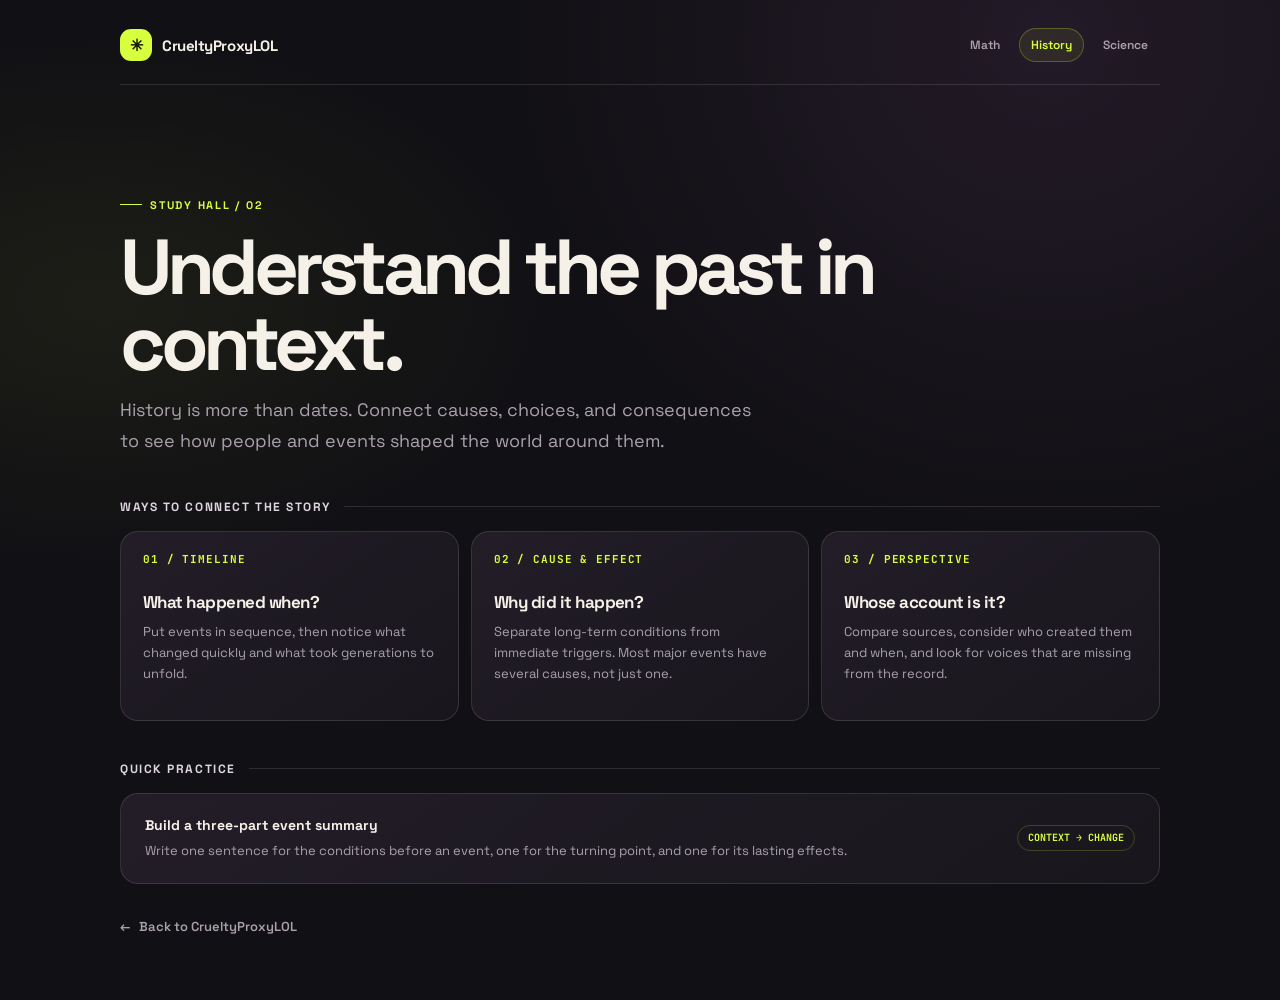
<file: CrueltyProxylol/history.html>
<!doctype html>
<html lang="en">
<head>
    <meta charset="utf-8">
    <meta name="viewport" content="width=device-width, initial-scale=1">
    <meta name="theme-color" content="#111014">
    <title>History Study Hall | CrueltyProxyLOL</title>
    <link rel="preconnect" href="https://fonts.googleapis.com">
    <link href="https://fonts.googleapis.com/css2?family=JetBrains+Mono:wght@400;700&family=Space+Grotesk:wght@400;500;600;700&display=swap" rel="stylesheet">
    <link rel="stylesheet" href="study.css">
</head>
<body>
    <main class="page-shell">
        <header class="topbar">
            <a class="wordmark" href="index.html"><span class="wordmark-mark" aria-hidden="true">✳</span>CrueltyProxyLOL</a>
            <nav class="top-nav" aria-label="Study subjects">
                <a href="math.html">Math</a>
                <a href="history.html" aria-current="page">History</a>
                <a href="science.html">Science</a>
            </nav>
        </header>
        <section class="hero">
            <span class="eyebrow">Study hall / 02</span>
            <h1>Understand the past in context.</h1>
            <p>History is more than dates. Connect causes, choices, and consequences to see how people and events shaped the world around them.</p>
        </section>
        <section aria-labelledby="topics">
            <h2 class="section-heading" id="topics">Ways to connect the story</h2>
            <div class="topic-grid">
                <article class="topic-card"><span class="topic-number">01 / TIMELINE</span><h2>What happened when?</h2><p>Put events in sequence, then notice what changed quickly and what took generations to unfold.</p></article>
                <article class="topic-card"><span class="topic-number">02 / CAUSE &amp; EFFECT</span><h2>Why did it happen?</h2><p>Separate long-term conditions from immediate triggers. Most major events have several causes, not just one.</p></article>
                <article class="topic-card"><span class="topic-number">03 / PERSPECTIVE</span><h2>Whose account is it?</h2><p>Compare sources, consider who created them and when, and look for voices that are missing from the record.</p></article>
            </div>
        </section>
        <section class="practice" aria-labelledby="practice">
            <h2 class="section-heading" id="practice">Quick practice</h2>
            <div class="practice-card">
                <div><strong>Build a three-part event summary</strong><p>Write one sentence for the conditions before an event, one for the turning point, and one for its lasting effects.</p></div>
                <span class="practice-tag">CONTEXT → CHANGE</span>
            </div>
        </section>
        <a class="back-link" href="index.html"><span aria-hidden="true">←</span> Back to CrueltyProxyLOL</a>
    </main>
</body>
</html>
</file>
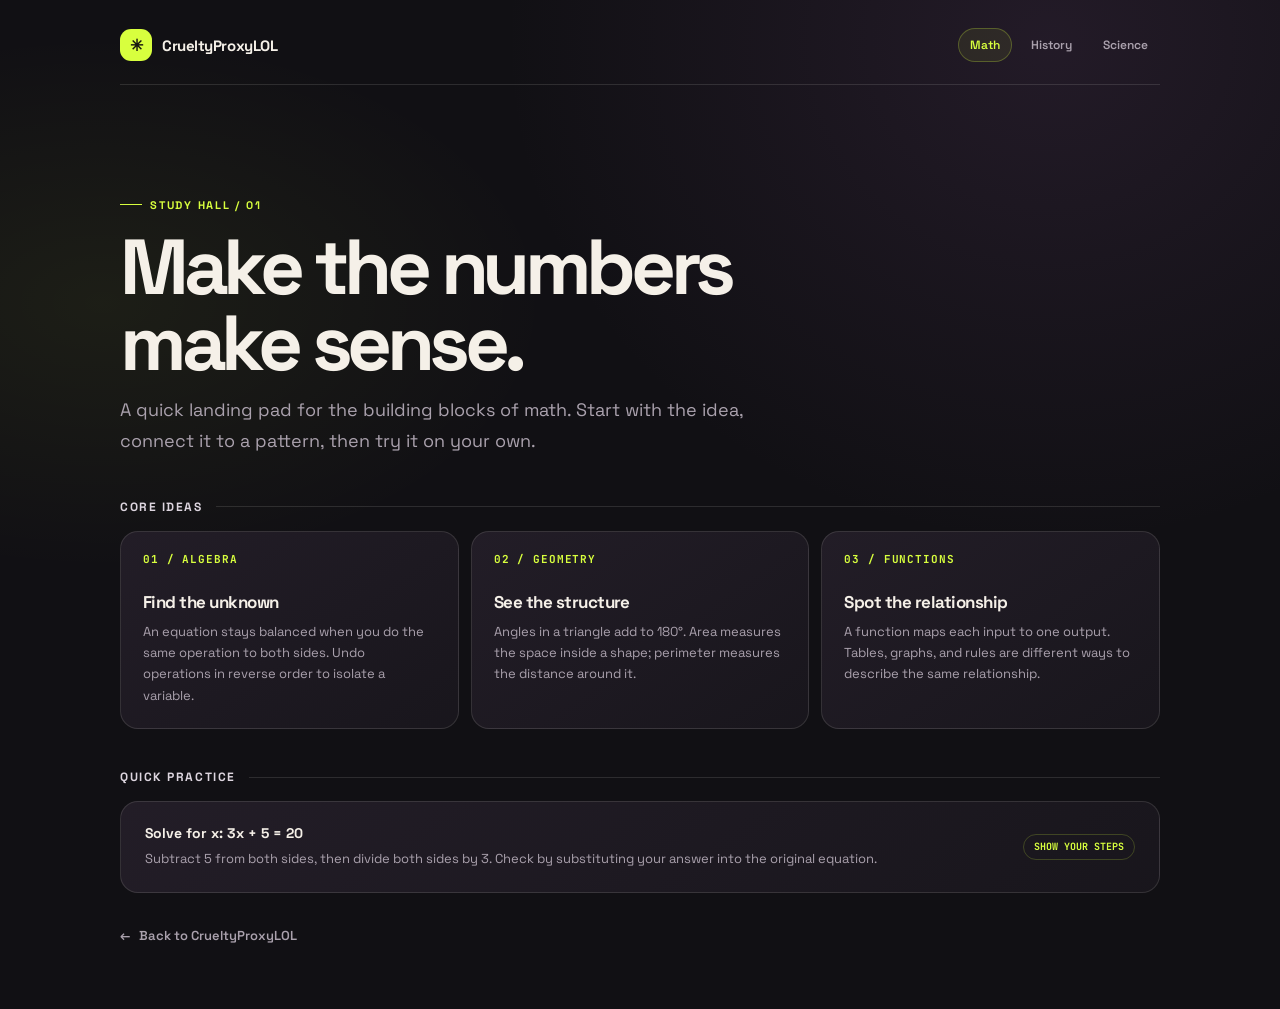
<file: CrueltyProxylol/math.html>
<!doctype html>
<html lang="en">
<head>
    <meta charset="utf-8">
    <meta name="viewport" content="width=device-width, initial-scale=1">
    <meta name="theme-color" content="#111014">
    <title>Math Study Hall | CrueltyProxyLOL</title>
    <link rel="preconnect" href="https://fonts.googleapis.com">
    <link href="https://fonts.googleapis.com/css2?family=JetBrains+Mono:wght@400;700&family=Space+Grotesk:wght@400;500;600;700&display=swap" rel="stylesheet">
    <link rel="stylesheet" href="study.css">
</head>
<body>
    <main class="page-shell">
        <header class="topbar">
            <a class="wordmark" href="index.html"><span class="wordmark-mark" aria-hidden="true">✳</span>CrueltyProxyLOL</a>
            <nav class="top-nav" aria-label="Study subjects">
                <a href="math.html" aria-current="page">Math</a>
                <a href="history.html">History</a>
                <a href="science.html">Science</a>
            </nav>
        </header>
        <section class="hero">
            <span class="eyebrow">Study hall / 01</span>
            <h1>Make the numbers make sense.</h1>
            <p>A quick landing pad for the building blocks of math. Start with the idea, connect it to a pattern, then try it on your own.</p>
        </section>
        <section aria-labelledby="topics">
            <h2 class="section-heading" id="topics">Core ideas</h2>
            <div class="topic-grid">
                <article class="topic-card"><span class="topic-number">01 / ALGEBRA</span><h2>Find the unknown</h2><p>An equation stays balanced when you do the same operation to both sides. Undo operations in reverse order to isolate a variable.</p></article>
                <article class="topic-card"><span class="topic-number">02 / GEOMETRY</span><h2>See the structure</h2><p>Angles in a triangle add to 180°. Area measures the space inside a shape; perimeter measures the distance around it.</p></article>
                <article class="topic-card"><span class="topic-number">03 / FUNCTIONS</span><h2>Spot the relationship</h2><p>A function maps each input to one output. Tables, graphs, and rules are different ways to describe the same relationship.</p></article>
            </div>
        </section>
        <section class="practice" aria-labelledby="practice">
            <h2 class="section-heading" id="practice">Quick practice</h2>
            <div class="practice-card">
                <div><strong>Solve for x: 3x + 5 = 20</strong><p>Subtract 5 from both sides, then divide both sides by 3. Check by substituting your answer into the original equation.</p></div>
                <span class="practice-tag">SHOW YOUR STEPS</span>
            </div>
        </section>
        <a class="back-link" href="index.html"><span aria-hidden="true">←</span> Back to CrueltyProxyLOL</a>
    </main>
</body>
</html>
</file>
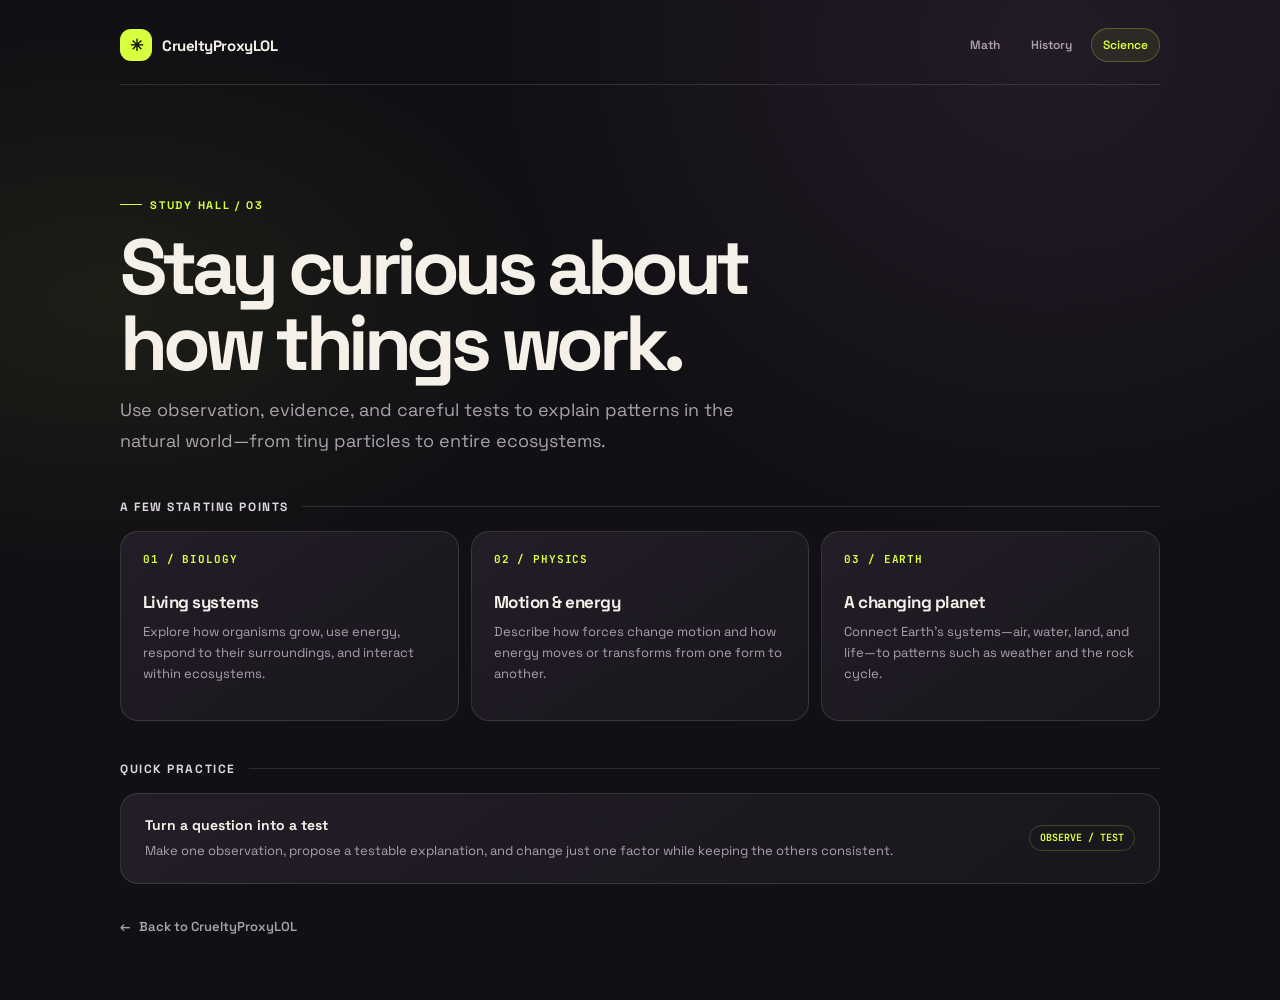
<file: CrueltyProxylol/science.html>
<!doctype html>
<html lang="en">
<head>
    <meta charset="utf-8">
    <meta name="viewport" content="width=device-width, initial-scale=1">
    <meta name="theme-color" content="#111014">
    <title>Science Study Hall | CrueltyProxyLOL</title>
    <link rel="preconnect" href="https://fonts.googleapis.com">
    <link href="https://fonts.googleapis.com/css2?family=JetBrains+Mono:wght@400;700&family=Space+Grotesk:wght@400;500;600;700&display=swap" rel="stylesheet">
    <link rel="stylesheet" href="study.css">
</head>
<body>
    <main class="page-shell">
        <header class="topbar">
            <a class="wordmark" href="index.html"><span class="wordmark-mark" aria-hidden="true">✳</span>CrueltyProxyLOL</a>
            <nav class="top-nav" aria-label="Study subjects">
                <a href="math.html">Math</a>
                <a href="history.html">History</a>
                <a href="science.html" aria-current="page">Science</a>
            </nav>
        </header>
        <section class="hero">
            <span class="eyebrow">Study hall / 03</span>
            <h1>Stay curious about how things work.</h1>
            <p>Use observation, evidence, and careful tests to explain patterns in the natural world—from tiny particles to entire ecosystems.</p>
        </section>
        <section aria-labelledby="topics">
            <h2 class="section-heading" id="topics">A few starting points</h2>
            <div class="topic-grid">
                <article class="topic-card"><span class="topic-number">01 / BIOLOGY</span><h2>Living systems</h2><p>Explore how organisms grow, use energy, respond to their surroundings, and interact within ecosystems.</p></article>
                <article class="topic-card"><span class="topic-number">02 / PHYSICS</span><h2>Motion &amp; energy</h2><p>Describe how forces change motion and how energy moves or transforms from one form to another.</p></article>
                <article class="topic-card"><span class="topic-number">03 / EARTH</span><h2>A changing planet</h2><p>Connect Earth's systems—air, water, land, and life—to patterns such as weather and the rock cycle.</p></article>
            </div>
        </section>
        <section class="practice" aria-labelledby="practice">
            <h2 class="section-heading" id="practice">Quick practice</h2>
            <div class="practice-card">
                <div><strong>Turn a question into a test</strong><p>Make one observation, propose a testable explanation, and change just one factor while keeping the others consistent.</p></div>
                <span class="practice-tag">OBSERVE / TEST</span>
            </div>
        </section>
        <a class="back-link" href="index.html"><span aria-hidden="true">←</span> Back to CrueltyProxyLOL</a>
    </main>
</body>
</html>
</file>
<file: CrueltyProxylol/study.css>
:root {
    color-scheme: dark;
    --ink: #f5f0e8;
    --muted: #aaa1ad;
    --lime: #d8ff3e;
    --panel: #1a171d;
    --line: rgba(245, 240, 232, .12);
    --paper: #111014;
    font-family: "Space Grotesk", "Segoe UI", sans-serif;
}

* { box-sizing: border-box; }

body {
    min-height: 100vh;
    margin: 0;
    color: var(--ink);
    background:
        radial-gradient(ellipse at 82% 4%, rgba(116, 74, 128, .18), transparent 34rem),
        radial-gradient(ellipse at 8% 30%, rgba(216, 255, 62, .06), transparent 28rem),
        var(--paper);
}

a { color: inherit; }

.page-shell {
    width: min(1040px, calc(100% - 40px));
    margin: 0 auto;
    padding: 28px 0 64px;
}

.topbar {
    display: flex;
    align-items: center;
    justify-content: space-between;
    gap: 20px;
    padding-bottom: 22px;
    border-bottom: 1px solid var(--line);
}

.wordmark {
    display: inline-flex;
    align-items: center;
    gap: 10px;
    color: var(--ink);
    font-size: 15px;
    font-weight: 700;
    letter-spacing: -.03em;
    text-decoration: none;
}

.wordmark-mark {
    display: grid;
    width: 32px;
    height: 32px;
    place-items: center;
    border-radius: 11px;
    background: var(--lime);
    color: #17190f;
    font-size: 16px;
}

.top-nav {
    display: flex;
    flex-wrap: wrap;
    gap: 7px;
}

.top-nav a {
    padding: 8px 11px;
    border: 1px solid transparent;
    border-radius: 999px;
    color: var(--muted);
    font-size: 12px;
    font-weight: 600;
    text-decoration: none;
    transition: color .16s ease, border-color .16s ease, background .16s ease;
}

.top-nav a:hover,
.top-nav a[aria-current="page"] {
    border-color: rgba(216, 255, 62, .25);
    background: rgba(216, 255, 62, .07);
    color: var(--lime);
}

.hero {
    padding: clamp(52px, 10vw, 104px) 0 42px;
}

.eyebrow {
    display: inline-flex;
    align-items: center;
    gap: 8px;
    color: var(--lime);
    font-size: 11px;
    font-weight: 700;
    letter-spacing: .16em;
    text-transform: uppercase;
}

.eyebrow::before {
    width: 22px;
    height: 1px;
    background: currentColor;
    content: "";
}

h1 {
    max-width: 760px;
    margin: 17px 0 14px;
    font-size: clamp(42px, 8vw, 78px);
    font-weight: 700;
    letter-spacing: -.07em;
    line-height: .98;
}

.hero p {
    max-width: 650px;
    margin: 0;
    color: var(--muted);
    font-size: clamp(15px, 2vw, 18px);
    line-height: 1.7;
}

.section-heading {
    display: flex;
    align-items: center;
    gap: 13px;
    margin: 0 0 16px;
    color: #ddd5df;
    font-size: 12px;
    font-weight: 700;
    letter-spacing: .13em;
    text-transform: uppercase;
}

.section-heading::after {
    height: 1px;
    flex: 1;
    background: var(--line);
    content: "";
}

.topic-grid {
    display: grid;
    grid-template-columns: repeat(3, minmax(0, 1fr));
    gap: 12px;
}

.topic-card,
.practice-card {
    border: 1px solid var(--line);
    border-radius: 18px;
    background: linear-gradient(145deg, rgba(37, 31, 41, .9), rgba(26, 23, 29, .9));
}

.topic-card {
    min-height: 190px;
    padding: 22px;
}

.topic-number {
    display: block;
    margin-bottom: 26px;
    color: var(--lime);
    font: 700 11px/1 "JetBrains Mono", monospace;
    letter-spacing: .08em;
}

.topic-card h2 {
    margin: 0 0 8px;
    font-size: 17px;
    letter-spacing: -.03em;
}

.topic-card p,
.practice-card p {
    margin: 0;
    color: var(--muted);
    font-size: 13px;
    line-height: 1.65;
}

.practice {
    margin-top: 40px;
}

.practice-card {
    display: grid;
    grid-template-columns: 1fr auto;
    align-items: center;
    gap: 24px;
    padding: 22px 24px;
}

.practice-card strong {
    display: block;
    margin-bottom: 6px;
    font-size: 14px;
}

.practice-tag {
    padding: 7px 10px;
    border: 1px solid rgba(216, 255, 62, .2);
    border-radius: 999px;
    color: var(--lime);
    font: 700 10px/1 "JetBrains Mono", monospace;
    white-space: nowrap;
}

.back-link {
    display: inline-flex;
    align-items: center;
    gap: 9px;
    margin-top: 34px;
    color: var(--muted);
    font-size: 13px;
    font-weight: 600;
    text-decoration: none;
}

.back-link:hover { color: var(--lime); }

@media (max-width: 700px) {
    .page-shell { width: min(100% - 28px, 560px); padding-top: 18px; }
    .topbar { align-items: flex-start; flex-direction: column; }
    .topic-grid { grid-template-columns: 1fr; }
    .topic-card { min-height: 0; }
    .topic-number { margin-bottom: 16px; }
    .practice-card { grid-template-columns: 1fr; gap: 14px; }
}
</file>
